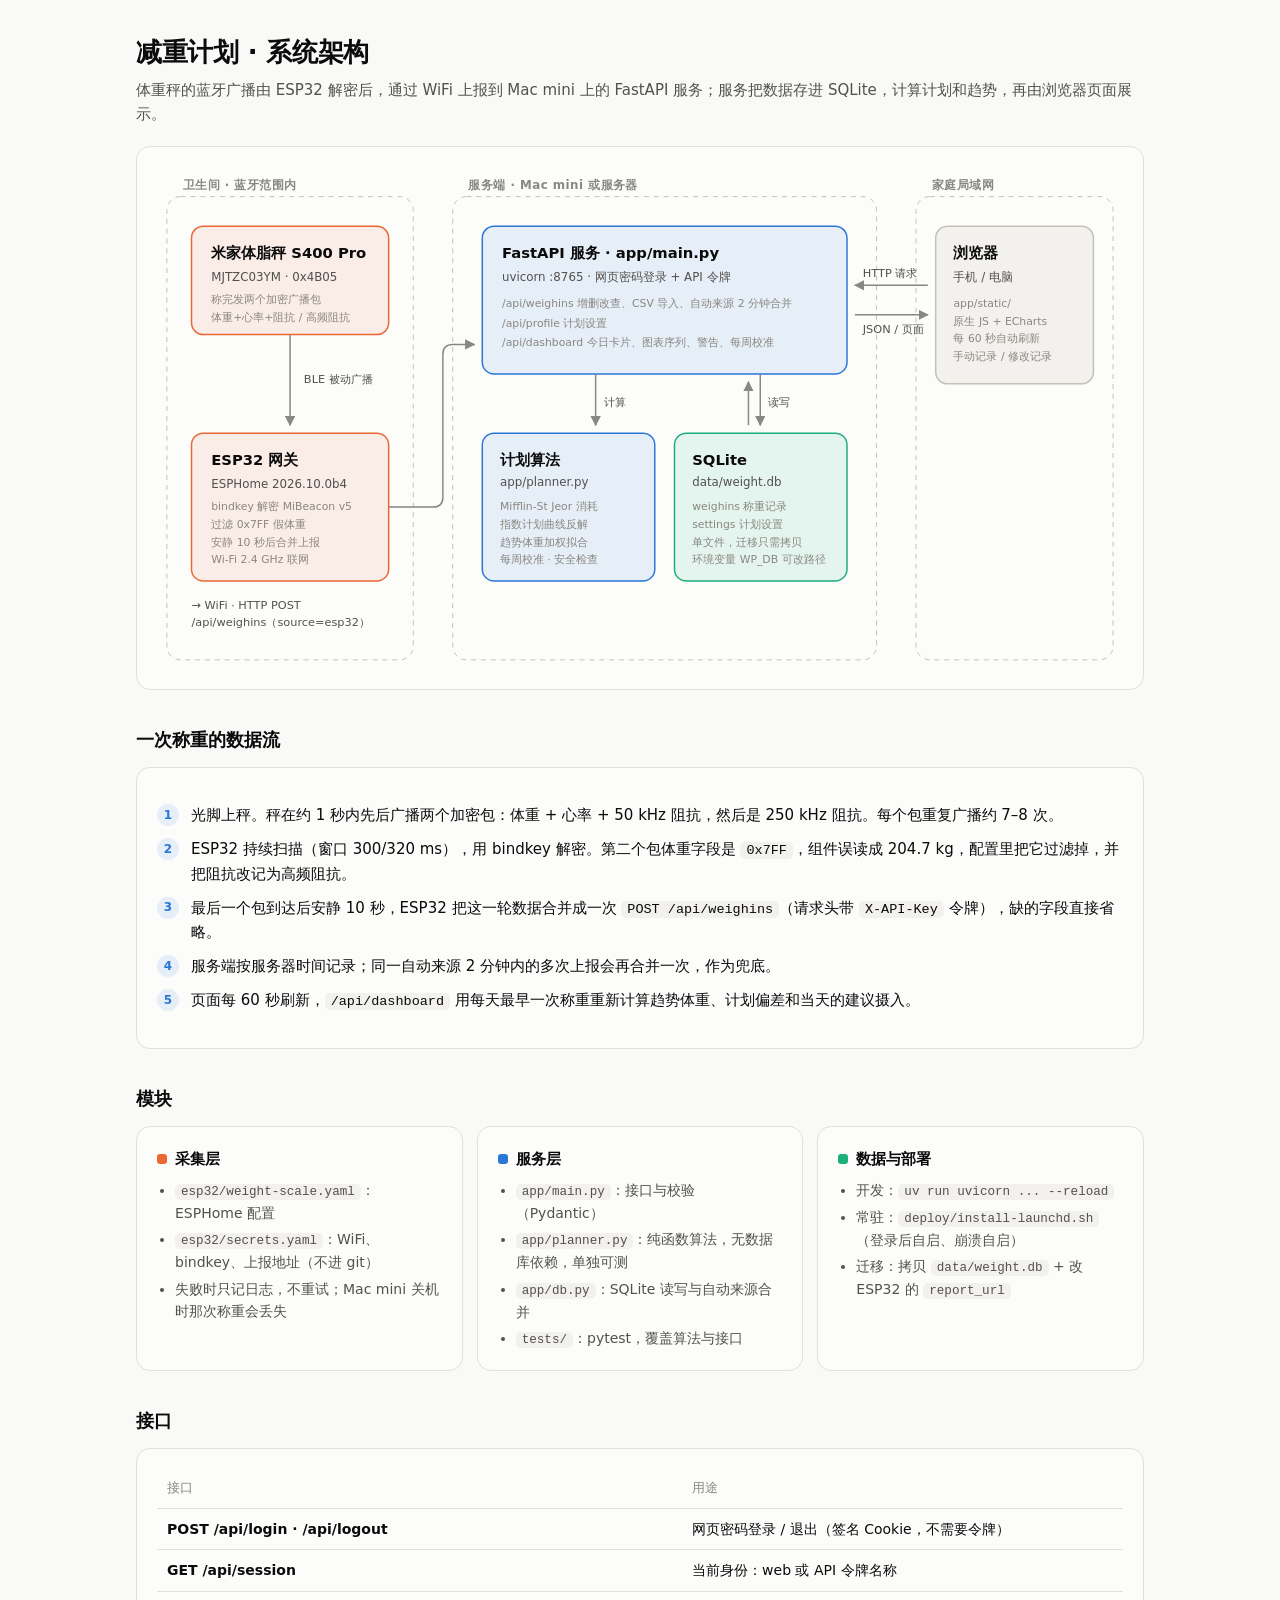
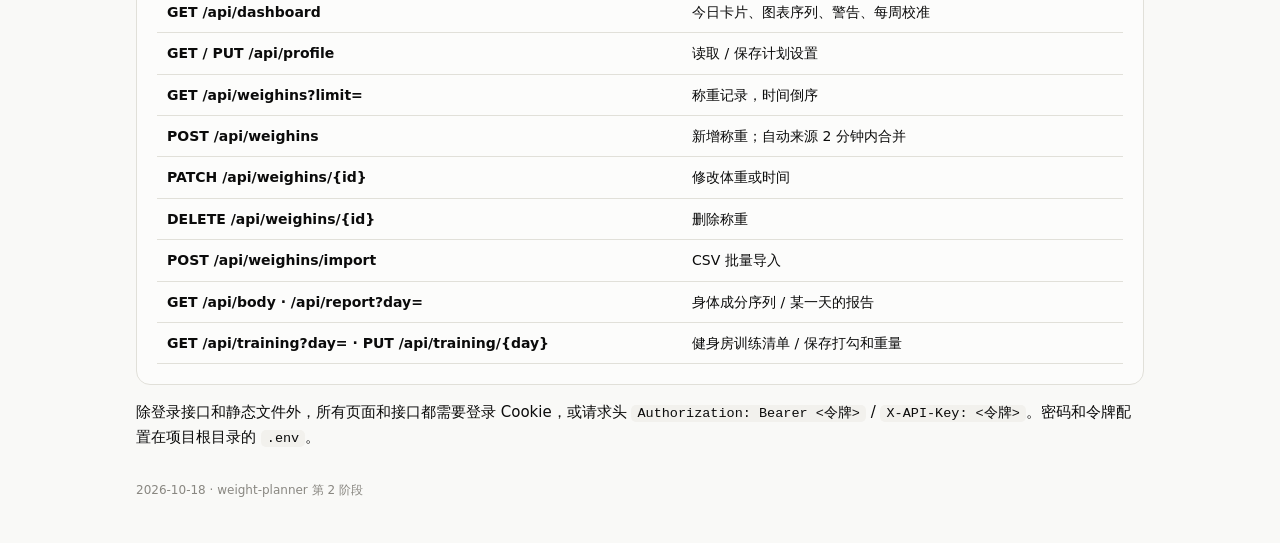
<file: docs/architecture.html>
<!doctype html>
<html lang="zh-CN">
<head>
<meta charset="utf-8">
<meta name="viewport" content="width=device-width, initial-scale=1">
<title>减重计划架构</title>
<style>
  :root {
    color-scheme: light;
    --page: #f9f9f7; --surface: #fcfcfb; --surface-2: #f2f1ed;
    --ink: #0b0b0b; --ink-2: #52514e; --ink-3: #898781;
    --line: #c3c2b7; --hair: #e1e0d9;
    --blue: #2a78d6; --blue-soft: rgba(42,120,214,.10);
    --orange: #eb6834; --orange-soft: rgba(235,104,52,.10);
    --aqua: #1baf7a; --aqua-soft: rgba(27,175,122,.10);
  }
  @media (prefers-color-scheme: dark) {
    :root:not([data-theme="light"]) {
      color-scheme: dark;
      --page: #0d0d0d; --surface: #1a1a19; --surface-2: #232321;
      --ink: #f0efec; --ink-2: #c3c2b7; --ink-3: #898781;
      --line: #5a5a55; --hair: #2c2c2a;
      --blue: #3987e5; --blue-soft: rgba(57,135,229,.16);
      --orange: #d95926; --orange-soft: rgba(217,89,38,.16);
      --aqua: #199e70; --aqua-soft: rgba(25,158,112,.16);
    }
  }
  * { box-sizing: border-box; }
  body { margin: 0; background: var(--page); color: var(--ink);
         font: 15px/1.6 system-ui, -apple-system, "PingFang SC", "Microsoft YaHei", sans-serif; }
  main { max-width: 1040px; margin: 0 auto; padding: 32px 16px 48px; }
  h1 { font-size: 26px; margin: 0 0 4px; letter-spacing: -.01em; }
  h2 { font-size: 18px; margin: 36px 0 12px; }
  .lead { color: var(--ink-2); margin: 0 0 20px; }
  .card { background: var(--surface); border: 1px solid var(--hair); border-radius: 14px; padding: 20px; }
  svg { width: 100%; height: auto; display: block; }
  svg text { font-family: inherit; }
  .node rect { stroke-width: 1.5; }
  .t1 { font-size: 15px; font-weight: 650; fill: var(--ink); }
  .t2 { font-size: 12px; fill: var(--ink-2); }
  .t3 { font-size: 11px; fill: var(--ink-3); }
  .zone { fill: none; stroke: var(--line); stroke-dasharray: 5 5; stroke-width: 1; }
  .zone-label { font-size: 12px; fill: var(--ink-3); font-weight: 600; letter-spacing: .04em; }
  .edge { fill: none; stroke: var(--ink-3); stroke-width: 1.5; }
  .edge-label { font-size: 11.5px; fill: var(--ink-2); }
  .edge-bg { fill: var(--surface); }
  .grid { display: grid; grid-template-columns: repeat(auto-fit, minmax(280px, 1fr)); gap: 14px; }
  .grid .card h3 { margin: 0 0 8px; font-size: 15px; display: flex; align-items: center; gap: 8px; }
  .dot { width: 10px; height: 10px; border-radius: 3px; display: inline-block; }
  ul { margin: 0; padding-left: 18px; color: var(--ink-2); font-size: 14px; }
  li + li { margin-top: 4px; }
  code { background: var(--surface-2); padding: 1px 6px; border-radius: 5px; font-size: .9em; }
  table { width: 100%; border-collapse: collapse; font-size: 14px; }
  th, td { text-align: left; padding: 9px 10px; border-bottom: 1px solid var(--hair); vertical-align: top; }
  th { color: var(--ink-3); font-weight: 500; font-size: 13px; }
  td:first-child { white-space: nowrap; font-weight: 550; }
  .scroll { overflow-x: auto; }
  .steps { counter-reset: s; list-style: none; padding: 0; }
  .steps li { counter-increment: s; position: relative; padding-left: 34px; margin-top: 10px; }
  .steps li::before { content: counter(s); position: absolute; left: 0; top: 1px; width: 22px; height: 22px;
    border-radius: 50%; background: var(--blue-soft); color: var(--blue); font-size: 12px; font-weight: 650;
    display: grid; place-items: center; }
  footer { margin-top: 32px; color: var(--ink-3); font-size: 12px; }
</style>
</head>
<body>
<main>
  <h1>减重计划 · 系统架构</h1>
  <p class="lead">体重秤的蓝牙广播由 ESP32 解密后，通过 WiFi 上报到 Mac mini 上的 FastAPI 服务；服务把数据存进 SQLite，计算计划和趋势，再由浏览器页面展示。</p>

  <div class="card">
    <svg viewBox="0 0 980 510" role="img" aria-labelledby="dTitle dDesc">
      <title id="dTitle">系统架构图</title>
      <desc id="dDesc">体重秤经蓝牙广播到 ESP32，ESP32 经 WiFi HTTP POST 到 Mac mini 上的 FastAPI，FastAPI 读写 SQLite 并调用计划算法，浏览器通过 HTTP 访问页面和接口。</desc>
      <defs>
        <marker id="arr" viewBox="0 0 10 10" refX="9" refY="5" markerWidth="7" markerHeight="7" orient="auto-start-reverse">
          <path d="M0 0L10 5L0 10z" fill="var(--ink-3)"/>
        </marker>
      </defs>

      <!-- 区域 -->
      <rect class="zone" x="10" y="30" width="250" height="470" rx="14"/>
      <text class="zone-label" x="26" y="22">卫生间 · 蓝牙范围内</text>
      <rect class="zone" x="300" y="30" width="430" height="470" rx="14"/>
      <text class="zone-label" x="316" y="22">服务端 · Mac mini 或服务器</text>
      <rect class="zone" x="770" y="30" width="200" height="470" rx="14"/>
      <text class="zone-label" x="786" y="22">家庭局域网</text>

      <!-- 体重秤 -->
      <g class="node">
        <rect x="35" y="60" width="200" height="110" rx="12" fill="var(--orange-soft)" stroke="var(--orange)"/>
        <text class="t1" x="55" y="92">米家体脂秤 S400 Pro</text>
        <text class="t2" x="55" y="116">MJTZC03YM · 0x4B05</text>
        <text class="t3" x="55" y="138">称完发两个加密广播包</text>
        <text class="t3" x="55" y="156">体重+心率+阻抗 / 高频阻抗</text>
      </g>

      <!-- ESP32 -->
      <g class="node">
        <rect x="35" y="270" width="200" height="150" rx="12" fill="var(--orange-soft)" stroke="var(--orange)"/>
        <text class="t1" x="55" y="302">ESP32 网关</text>
        <text class="t2" x="55" y="326">ESPHome 2026.10.0b4</text>
        <text class="t3" x="55" y="348">bindkey 解密 MiBeacon v5</text>
        <text class="t3" x="55" y="366">过滤 0x7FF 假体重</text>
        <text class="t3" x="55" y="384">安静 10 秒后合并上报</text>
        <text class="t3" x="55" y="402">Wi-Fi 2.4 GHz 联网</text>
      </g>

      <!-- FastAPI -->
      <g class="node">
        <rect x="330" y="60" width="370" height="150" rx="12" fill="var(--blue-soft)" stroke="var(--blue)"/>
        <text class="t1" x="350" y="92">FastAPI 服务 · app/main.py</text>
        <text class="t2" x="350" y="116">uvicorn :8765 · 网页密码登录 + API 令牌</text>
        <text class="t3" x="350" y="142">/api/weighins  增删改查、CSV 导入、自动来源 2 分钟合并</text>
        <text class="t3" x="350" y="162">/api/profile   计划设置</text>
        <text class="t3" x="350" y="182">/api/dashboard 今日卡片、图表序列、警告、每周校准</text>
      </g>

      <!-- planner -->
      <g class="node">
        <rect x="330" y="270" width="175" height="150" rx="12" fill="var(--blue-soft)" stroke="var(--blue)"/>
        <text class="t1" x="348" y="302">计划算法</text>
        <text class="t2" x="348" y="324">app/planner.py</text>
        <text class="t3" x="348" y="348">Mifflin-St Jeor 消耗</text>
        <text class="t3" x="348" y="366">指数计划曲线反解</text>
        <text class="t3" x="348" y="384">趋势体重加权拟合</text>
        <text class="t3" x="348" y="402">每周校准 · 安全检查</text>
      </g>

      <!-- SQLite -->
      <g class="node">
        <rect x="525" y="270" width="175" height="150" rx="12" fill="var(--aqua-soft)" stroke="var(--aqua)"/>
        <text class="t1" x="543" y="302">SQLite</text>
        <text class="t2" x="543" y="324">data/weight.db</text>
        <text class="t3" x="543" y="348">weighins 称重记录</text>
        <text class="t3" x="543" y="366">settings 计划设置</text>
        <text class="t3" x="543" y="384">单文件，迁移只需拷贝</text>
        <text class="t3" x="543" y="402">环境变量 WP_DB 可改路径</text>
      </g>

      <!-- 浏览器 -->
      <g class="node">
        <rect x="790" y="60" width="160" height="160" rx="12" fill="var(--surface-2)" stroke="var(--line)"/>
        <text class="t1" x="808" y="92">浏览器</text>
        <text class="t2" x="808" y="116">手机 / 电脑</text>
        <text class="t3" x="808" y="142">app/static/</text>
        <text class="t3" x="808" y="160">原生 JS + ECharts</text>
        <text class="t3" x="808" y="178">每 60 秒自动刷新</text>
        <text class="t3" x="808" y="196">手动记录 / 修改记录</text>
      </g>

      <!-- 边 -->
      <path class="edge" d="M135 170 V262" marker-end="url(#arr)"/>
      <rect class="edge-bg" x="143" y="204" width="104" height="22" rx="4"/>
      <text class="edge-label" x="149" y="219">BLE 被动广播</text>

      <path class="edge" d="M235 345 H280 Q290 345 290 335 V190 Q290 180 300 180 H322" marker-end="url(#arr)"/>
      <text class="edge-label" x="35" y="448">→ WiFi · HTTP POST</text>
      <text class="edge-label" x="35" y="466">/api/weighins（source=esp32）</text>

      <path class="edge" d="M445 210 V262" marker-end="url(#arr)"/>
      <text class="edge-label" x="453" y="242">计算</text>
      <path class="edge" d="M612 210 V262" marker-end="url(#arr)"/>
      <path class="edge" d="M600 262 V218" marker-end="url(#arr)"/>
      <text class="edge-label" x="620" y="242">读写</text>

      <path class="edge" d="M782 120 H708" marker-end="url(#arr)"/>
      <path class="edge" d="M708 150 H782" marker-end="url(#arr)"/>
      <text class="edge-label" x="716" y="112">HTTP 请求</text>
      <text class="edge-label" x="716" y="168">JSON / 页面</text>

    </svg>
  </div>

  <h2>一次称重的数据流</h2>
  <div class="card">
    <ol class="steps">
      <li>光脚上秤。秤在约 1 秒内先后广播两个加密包：体重 + 心率 + 50 kHz 阻抗，然后是 250 kHz 阻抗。每个包重复广播约 7–8 次。</li>
      <li>ESP32 持续扫描（窗口 300/320 ms），用 bindkey 解密。第二个包体重字段是 <code>0x7FF</code>，组件误读成 204.7 kg，配置里把它过滤掉，并把阻抗改记为高频阻抗。</li>
      <li>最后一个包到达后安静 10 秒，ESP32 把这一轮数据合并成一次 <code>POST /api/weighins</code>（请求头带 <code>X-API-Key</code> 令牌），缺的字段直接省略。</li>
      <li>服务端按服务器时间记录；同一自动来源 2 分钟内的多次上报会再合并一次，作为兜底。</li>
      <li>页面每 60 秒刷新，<code>/api/dashboard</code> 用每天最早一次称重重新计算趋势体重、计划偏差和当天的建议摄入。</li>
    </ol>
  </div>

  <h2>模块</h2>
  <div class="grid">
    <div class="card">
      <h3><span class="dot" style="background:var(--orange)"></span>采集层</h3>
      <ul>
        <li><code>esp32/weight-scale.yaml</code>：ESPHome 配置</li>
        <li><code>esp32/secrets.yaml</code>：WiFi、bindkey、上报地址（不进 git）</li>
        <li>失败时只记日志，不重试；Mac mini 关机时那次称重会丢失</li>
      </ul>
    </div>
    <div class="card">
      <h3><span class="dot" style="background:var(--blue)"></span>服务层</h3>
      <ul>
        <li><code>app/main.py</code>：接口与校验（Pydantic）</li>
        <li><code>app/planner.py</code>：纯函数算法，无数据库依赖，单独可测</li>
        <li><code>app/db.py</code>：SQLite 读写与自动来源合并</li>
        <li><code>tests/</code>：pytest，覆盖算法与接口</li>
      </ul>
    </div>
    <div class="card">
      <h3><span class="dot" style="background:var(--aqua)"></span>数据与部署</h3>
      <ul>
        <li>开发：<code>uv run uvicorn ... --reload</code></li>
        <li>常驻：<code>deploy/install-launchd.sh</code>（登录后自启、崩溃自启）</li>
        <li>迁移：拷贝 <code>data/weight.db</code> + 改 ESP32 的 <code>report_url</code></li>
      </ul>
    </div>
  </div>

  <h2>接口</h2>
  <div class="card scroll">
    <table>
      <thead><tr><th>接口</th><th>用途</th></tr></thead>
      <tbody>
        <tr><td>POST /api/login · /api/logout</td><td>网页密码登录 / 退出（签名 Cookie，不需要令牌）</td></tr>
        <tr><td>GET /api/session</td><td>当前身份：web 或 API 令牌名称</td></tr>
        <tr><td>GET /api/dashboard</td><td>今日卡片、图表序列、警告、每周校准</td></tr>
        <tr><td>GET / PUT /api/profile</td><td>读取 / 保存计划设置</td></tr>
        <tr><td>GET /api/weighins?limit=</td><td>称重记录，时间倒序</td></tr>
        <tr><td>POST /api/weighins</td><td>新增称重；自动来源 2 分钟内合并</td></tr>
        <tr><td>PATCH /api/weighins/{id}</td><td>修改体重或时间</td></tr>
        <tr><td>DELETE /api/weighins/{id}</td><td>删除称重</td></tr>
        <tr><td>POST /api/weighins/import</td><td>CSV 批量导入</td></tr>
        <tr><td>GET /api/body · /api/report?day=</td><td>身体成分序列 / 某一天的报告</td></tr>
        <tr><td>GET /api/training?day= · PUT /api/training/{day}</td><td>健身房训练清单 / 保存打勾和重量</td></tr>
      </tbody>
    </table>
  </div>

  <p class="note">除登录接口和静态文件外，所有页面和接口都需要登录 Cookie，或请求头 <code>Authorization: Bearer &lt;令牌&gt;</code> / <code>X-API-Key: &lt;令牌&gt;</code>。密码和令牌配置在项目根目录的 <code>.env</code>。</p>

  <footer>2026-10-18 · weight-planner 第 2 阶段</footer>
</main>
</body>
</html>
</file>
